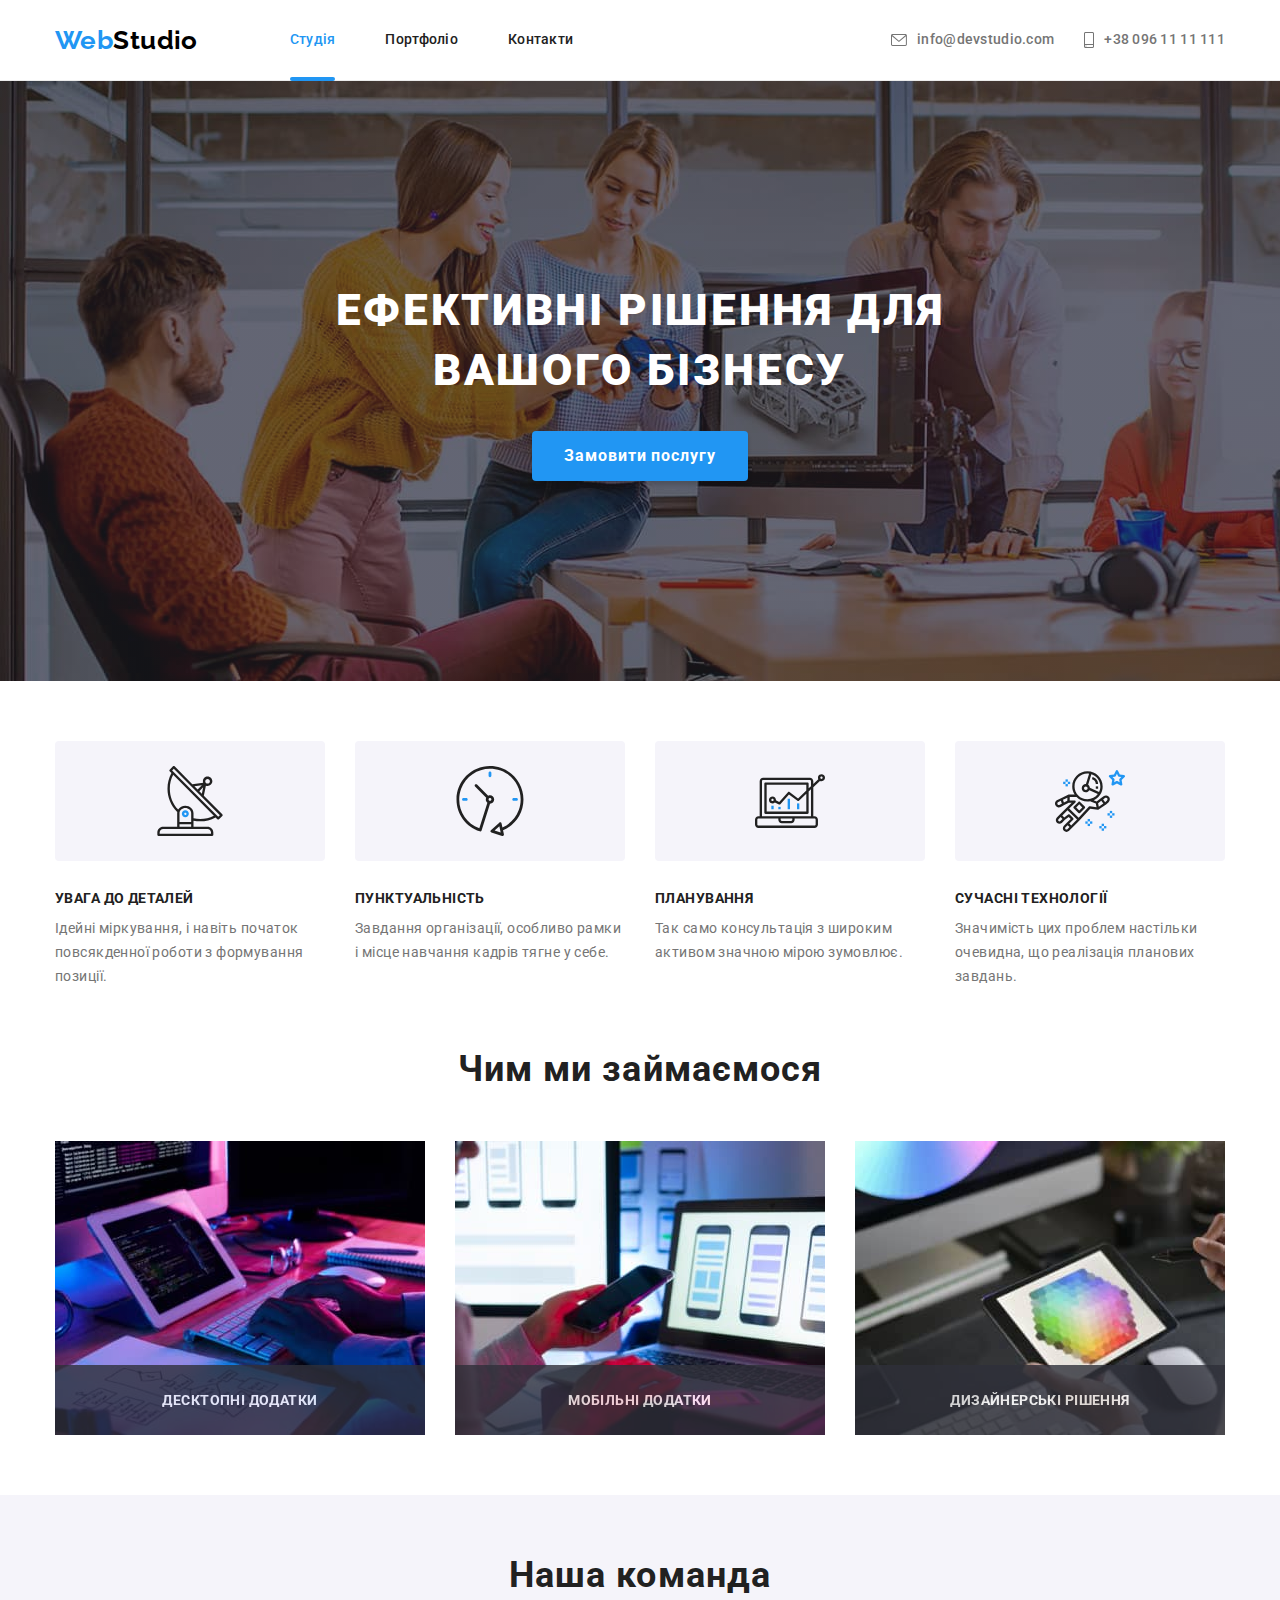
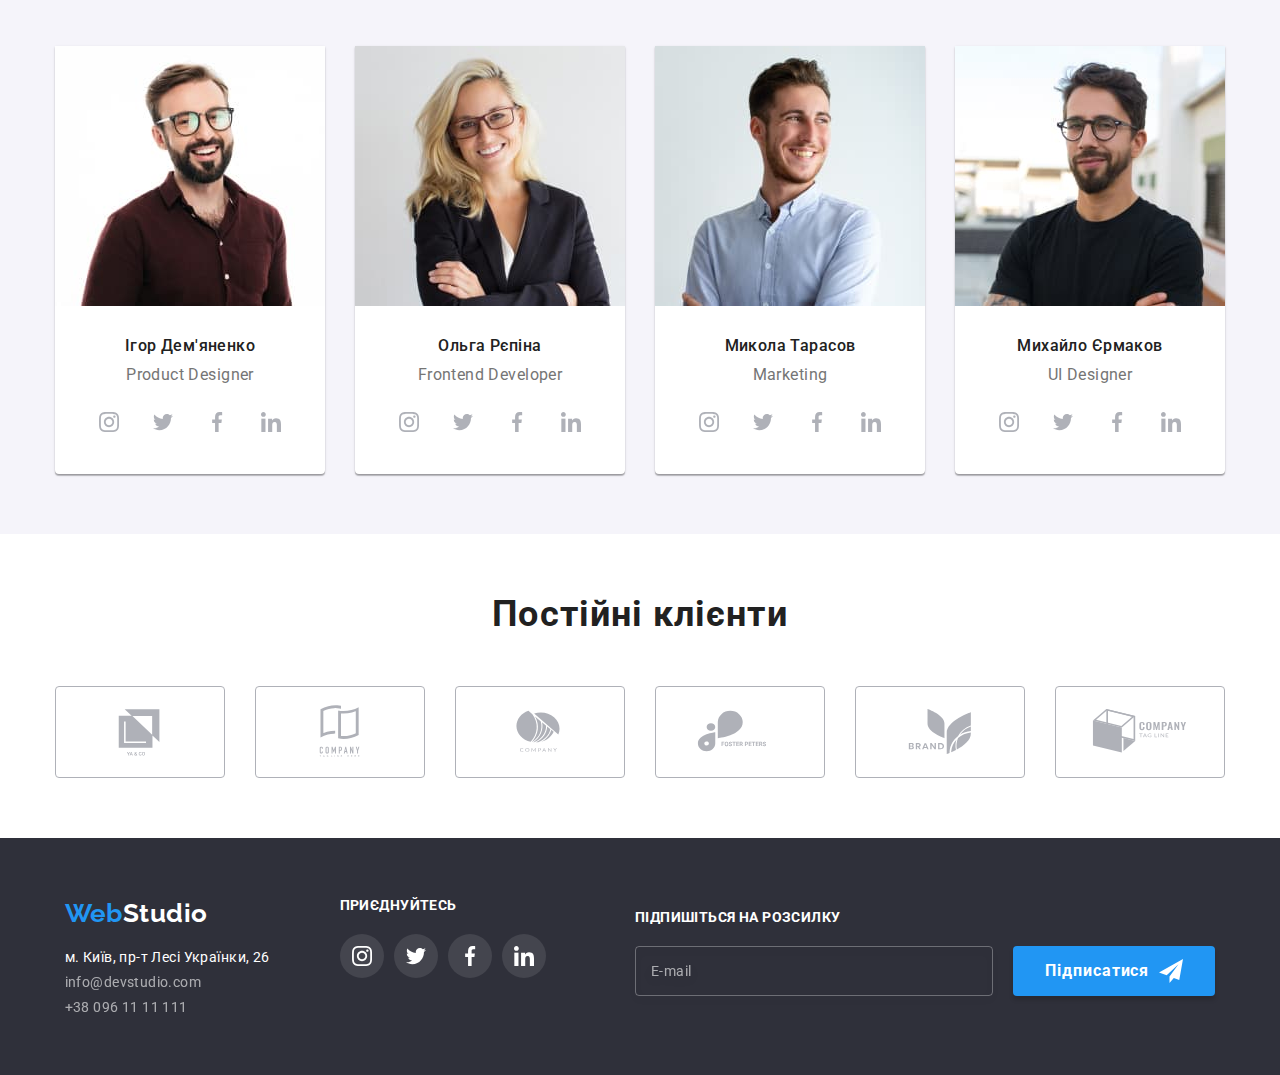
<file: index.html>
<!DOCTYPE html>
<html lang="uk">
<head>
    <meta charset="UTF-8">
    <meta http-equiv="X-UA-Compatible" content="IE=edge">
    <meta name="viewport" content="width=device-width, initial-scale=1.0">
    <title>WebStudio</title>
    <link rel="preconnect" href="https://fonts.googleapis.com">
    <link rel="preconnect" href="https://fonts.gstatic.com" crossorigin>
    <link href="https://fonts.googleapis.com/css2?family=Raleway:wght@700&family=Roboto:wght@400;500;700;900&display=swap" rel="stylesheet">
    <link rel="stylesheet" href="https://cdn.jsdelivr.net/npm/modern-normalize@1.1.0/modern-normalize.min.css">
    <link rel="stylesheet" href="./css/main.min.css">
</head>
<body>
    <!-- Header  -->
    <header class="page-header">
      <div class="container page-header__container">
        <nav class="page-header__navigation">
            <a class="logo logo_mod" href="./index.html">Web<span class="logo-header">Studio</span></a>
            
            <ul class="site-nav">
                <li class="site-nav__item"><a class="site-nav__link site-nav__link_current" href="./index.html">Студія</a></li>
                <li class="site-nav__item"><a class="site-nav__link" href="./portfolio.html">Портфоліо</a></li>
                <li class="site-nav__item"><a class="site-nav__link" href="">Контакти</a></li>
            </ul>
            </nav>
            <button class="open-menu-btn js-open-menu">
                <svg lang="en" aria-label="burger-icon" class="open-menu-btn_icon" width="40" height="40">
                    <use href="./images/sprite.svg#icon-burger"></use>
                </svg>
            </button>
            <ul class="contacts">
                <li class="contacts__item">
                    <a class="contacts__link" href="mailto:info@devstudio.com">
                        <svg lang="en" aria-label="envelope-icon" class="contacts__icon" width="16" height="12">
                            <use href="./images/sprite.svg#icon-envelope"></use>
                        </svg>info@devstudio.com</a></li>
                <li class="contacts__item">
                    <a class="contacts__link" href="tel:+380961111111">
                        <svg lang="en" aria-label="smartphone-icon" class="contacts__icon" width="10" height="16">
                            <use href="./images/sprite.svg#icon-smartphone"></use>
                        </svg>+38 096 11 11 111</a></li>
            </ul>
      </div>
      <div class="mobile-menu js-menu-container">
        <div class="container mobile-menu__container">
            <button type="button" class="mobile-menu__close-btn js-close-menu">
                <svg class="mobile-menu__close-icon">
                    <use href="./images/sprite.svg#icon-close"></use>
                </svg>
            </button>
                <div class="mobile-menu__box">
                    <ul class="mobile-menu__list">
                        <li class="mobile-menu__item">
                            <a href="./index.html" class="mobile-menu__link mobile-menu__link_current">Студія</a>
                        </li>
                        <li class="mobile-menu__item">
                            <a href="./portfolio.html" class="mobile-menu__link">Портфоліо</a>
                        </li>
                        <li class="mobile-menu__item">
                            <a href="" class="mobile-menu__link">Контакти</a>
                        </li>
                    </ul>
                    <div class="mobile-menu__aside">
                        <ul class="mobile-menu__contacts">
                            <li class="mobile-menu__contacts-item">
                                <a class="mobile-menu__contacts-link mobile-menu__contacts-link_tel" href="tel:+380961111111">
                                    +38 096 11 11 111</a>
                            </li>
                            <li class="mobile-menu__contacts-item">
                                <a class="mobile-menu__contacts-link mobile-menu__contacts-link_mail" href="mailto:info@devstudio.com">info@devstudio.com</a>
                            </li>
                        </ul>
                        <ul class="mobile-menu__social-list">
                            <li class="mobile-menu__social-list-item">
                                <a href="" class="mobile-menu__social-list-link">Instagram</a>
                            </li>
                            <li class="mobile-menu__social-list-item">
                                <a href="" class="mobile-menu__social-list-link">Twitter</a>
                            </li>
                            <li class="mobile-menu__social-list-item">
                                <a href="" class="mobile-menu__social-list-link">Facebook</a>
                            </li>
                            <li class="mobile-menu__social-list-item">
                                <a href="" class="mobile-menu__social-list-link">LinkedIn</a>
                            </li>
                        </ul>
                    </div>  
                </div>
        </div>
      </div>
    </header>
    <main>
        <!-- Hero -->
        <section class="section section-hero">
            <div class="container section-hero__box">
                <h1 class="hero">Ефективні рішення для вашого бізнесу</h1>
                <button class="button" type="button" data-modal-open>Замовити послугу</button>
            </div>
        </section>
        <!-- Особливості -->
        <section class="section features_section">
            <div class="container">
                <h2 class="title visually-hidden">Наші особливості</h2>
                <ul class="features-list">
                <li class="features-list__item">
                    <div class="features-list__aside">
                        <svg lang="en" aria-label="icon-antenna" class="features-list__icon">
                            <use href="./images/sprite.svg#icon-antenna"></use>
                        </svg>
                    </div>
                        <h3 class="subtitle subtitle_features">Увага до деталей</h3>
                        <p class="subtitle subtitle_features-text">Ідейні міркування, і навіть початок повсякденної роботи з формування позиції.</p>
                </li>
                <li class="features-list__item">
                    <div class="features-list__aside">
                        <svg lang="en" aria-label="icon-clock" class="features-list__icon">
                            <use href="./images/sprite.svg#icon-clock"></use>
                        </svg>
                    </div>
                        <h3 class="subtitle subtitle_features">Пунктуальність</h3>
                        <p class="subtitle subtitle_features-text">Завдання організації, особливо рамки і місце навчання кадрів тягне у себе.</p>
                </li>
                <li class="features-list__item">
                    <div class="features-list__aside">
                        <svg lang="en" aria-label="icon-diagram" class="features-list__icon">
                            <use href="./images/sprite.svg#icon-diagram"></use>
                        </svg>
                    </div>
                        <h3 class="subtitle subtitle_features">Планування</h3>
                        <p class="subtitle subtitle_features-text">Так само консультація з широким активом значною мірою зумовлює.</p>
                </li>
                <li class="features-list__item">
                    <div class="features-list__aside">
                        <svg lang="en" aria-label="icon-astronaut" class="features-list__icon">
                            <use href="./images/sprite.svg#icon-astronaut"></use>
                        </svg>
                    </div>
                        <h3 class="subtitle subtitle_features">Сучасні технології</h3>
                        <p class="subtitle subtitle_features-text">Значимість цих проблем настільки очевидна, що реалізація планових завдань.</p>
                </li>
            </ul>
            </div>
        </section>
        <!-- Чим ми займаємося -->
        <section class="section section_work">
            <div class="container">
                <h2 class="title">Чим ми займаємося</h2>
                <ul class="work-list">
                    <li class="work-list__item">
                    <div class="work-box">
                        <img class="work-box__img" src="./images/box-1.jpg" alt="лептоп" width="370" height="294">
                        <div class="work-box__overlay">
                            <p class="work-box__text">Десктопні додатки</p>
                        </div>
                    </div>  
                    </li>
                    <li class="work-list__item">
                        <div class="work-box">
                            <img class="work-box__img" src="./images/box-2.jpg" alt="смартфон" width="370" height="294">
                            <div class="work-box__overlay">
                                <p class="work-box__text">Мобільні додатки</p>
                            </div>
                        </div>
                    </li>
                    <li class="work-list__item">
                        <div class="work-box">
                            <img class="work-box__img" src="./images/box-3.jpg" alt="планшет" width="370" height="294">
                            <div class="work-box__overlay">
                                <p class="work-box__text">Дизайнерські рішення</p>
                            </div>
                        </div>
                    </li>
                </ul>
            </div>
        </section>
        <!-- Наша команда -->
        <section class="section team">
            <div class="container">
                <h2 class="title">Наша команда</h2>
            <ul class="team-list">
                <li class="team-list__cards">
                    <picture class="team-list__pic">
                        <source srcset="./images/desktop/card-1@1x.jpg 1x, ./images/desktop/card-1@2x.jpg 2x" media="(min-width: 1200px)">
                        <source srcset="./images/tablet/card-1@1x.jpg 1x, ./images/tablet/card-1@2x.jpg 2x" media="(min-width: 768px)">
                        <source srcset="./images/mobile/card-1@1x.jpg 1x, ./images/mobile/card-1@2x.jpg 2x" media="(max-width: 767px)">
                        
                        <img class="team-list__img" src="./images/card-1.jpg" alt="дизайнер">
                    </picture>
                    <div class="team-list__box">
                        <h3 class="team-list__member">Ігор Дем'яненко</h3>
                        <p class="team-list__position" lang="en">Product Designer</p>
                        <ul class="social-list">
                            <li class="social-list__item">
                                <a href="" class="social-list__link">
                                    <svg lang="en" aria-label="instagram-icon" class="social-list__icon">
                                        <use href="./images/sprite.svg#icon-instagram"></use>
                                    </svg>
                                </a>
                            </li>
                            <li class="social-list__item">
                                <a href="" class="social-list__link">
                                    <svg lang="en" aria-label="twitter-icon" class="social-list__icon">
                                        <use href="./images/sprite.svg#icon-twitter"></use>
                                    </svg>
                                </a>
                            </li>
                            <li class="social-list__item">
                                <a href="" class="social-list__link">
                                    <svg lang="en" aria-label="facebook-icon" class="social-list__icon">
                                        <use href="./images/sprite.svg#icon-facebook"></use>
                                    </svg>
                                </a>
                            </li>
                            <li class="social-list__item">
                                <a href="" class="social-list__link">
                                    <svg lang="en" aria-label="linkedin-icon" class="social-list__icon">
                                        <use href="./images/sprite.svg#icon-linkedin"></use>
                                    </svg>
                                </a>
                            </li>
                          </ul>
                    </div>
                </li>
                <li class="team-list__cards">
                    <picture class="team-list__pic">
                        <source srcset="./images/desktop/card-2@1x.jpg 1x, ./images/desktop/card-2@2x.jpg 2x" media="(min-width: 1200px)">
                        <source srcset="./images/tablet/card-2@1x.jpg 1x, ./images/tablet/card-2@2x.jpg 2x" media="(min-width: 768px)">
                        <source srcset="./images/mobile/card-2@1x.jpg 1x, ./images/mobile/card-2@2x.jpg 2x" media="(max-width: 767px)">
                        
                        <img class="team-list__img" src="./images/card-2.jpg" alt="розробник">
                    </picture>
                    <div class="team-list__box">
                        <h3 class="team-list__member">Ольга Рєпіна</h3>
                        <p class="team-list__position" lang="en">Frontend Developer</p>
                        <ul class="social-list">
                            <li class="social-list__item">
                                <a href="" class="social-list__link">
                                    <svg lang="en" aria-label="instagram-icon" class="social-list__icon">
                                        <use href="./images/sprite.svg#icon-instagram"></use>
                                    </svg>
                                </a>
                            </li>
                            <li class="social-list__item">
                                <a href="" class="social-list__link">
                                    <svg lang="en" aria-label="twitter-icon" class="social-list__icon">
                                        <use href="./images/sprite.svg#icon-twitter"></use>
                                    </svg>
                                </a>
                            </li>
                            <li class="social-list__item">
                                <a href="" class="social-list__link">
                                    <svg lang="en" aria-label="facebook-icon" class="social-list__icon">
                                        <use href="./images/sprite.svg#icon-facebook"></use>
                                    </svg>
                                </a>
                            </li>
                            <li class="social-list__item">
                                <a href="" class="social-list__link">
                                    <svg lang="en" aria-label="linkedin-icon" class="social-list__icon">
                                        <use href="./images/sprite.svg#icon-linkedin"></use>
                                    </svg>
                                </a>
                            </li>
                          </ul>
                    </div>
                </li>
                <li class="team-list__cards">
                    <picture class="team-list__pic">
                        <source srcset="./images/desktop/card-3@1x.jpg 1x, ./images/desktop/card-3@2x.jpg 2x" media="(min-width: 1200px)">
                        <source srcset="./images/tablet/card-3@1x.jpg 1x, ./images/tablet/card-3@2x.jpg 2x" media="(min-width: 768px)">
                        <source srcset="./images/mobile/card-3@1x.jpg 1x, ./images/mobile/card-3@2x.jpg 2x" media="(max-width: 767px)">
                        
                        <img class="team-list__img" src="./images/card-3.jpg" alt="менеджер">
                    </picture>
                    <div class="team-list__box">
                        <h3 class="team-list__member">Микола Тарасов</h3>
                        <p class="team-list__position" lang="en">Marketing</p>
                        <ul class="social-list">
                            <li class="social-list__item">
                                <a href="" class="social-list__link">
                                    <svg lang="en" aria-label="instagram-icon" class="social-list__icon">
                                        <use href="./images/sprite.svg#icon-instagram"></use>
                                    </svg>
                                </a>
                            </li>
                            <li class="social-list__item">
                                <a href="" class="social-list__link">
                                    <svg lang="en" aria-label="twitter-icon" class="social-list__icon">
                                        <use href="./images/sprite.svg#icon-twitter"></use>
                                    </svg>
                                </a>
                            </li>
                            <li class="social-list__item">
                                <a href="" class="social-list__link">
                                    <svg lang="en" aria-label="facebook-icon" class="social-list__icon">
                                        <use href="./images/sprite.svg#icon-facebook"></use>
                                    </svg>
                                </a>
                            </li>
                            <li class="social-list__item">
                                <a href="" class="social-list__link">
                                    <svg lang="en" aria-label="linkedin-icon" class="social-list__icon">
                                        <use href="./images/sprite.svg#icon-linkedin"></use>
                                    </svg>
                                </a>
                            </li>
                          </ul>
                    </div>
                </li>
                <li class="team-list__cards">
                    <picture class="team-list__pic">
                        <source srcset="./images/desktop/card-4@1x.jpg 1x, ./images/desktop/card-4@2x.jpg 2x" media="(min-width: 1200px)">
                        <source srcset="./images/tablet/card-4@1x.jpg 1x, ./images/tablet/card-4@2x.jpg 2x" media="(min-width: 768px)">
                        <source srcset="./images/mobile/card-4@1x.jpg 1x, ./images/mobile/card-4@2x.jpg 2x" media="(max-width: 767px)">
                        
                        <img class="team-list__img" src="./images/card-4.jpg" alt="UI-дизайнер">
                    </picture>
                    <div class="team-list__box">
                        <h3 class="team-list__member">Михайло Єрмаков</h3>
                        <p class="team-list__position" lang="en">UI Designer</p>
                        <ul class="social-list">
                            <li class="social-list__item">
                                <a href="" class="social-list__link">
                                    <svg lang="en" aria-label="instagram-icon" class="social-list__icon">
                                        <use href="./images/sprite.svg#icon-instagram"></use>
                                    </svg>
                                </a>
                            </li>
                            <li class="social-list__item">
                                <a href="" class="social-list__link">
                                    <svg lang="en" aria-label="twitter-icon" class="social-list__icon">
                                        <use href="./images/sprite.svg#icon-twitter"></use>
                                    </svg>
                                </a>
                            </li>
                            <li class="social-list__item">
                                <a href="" class="social-list__link">
                                    <svg lang="en" aria-label="facebook-icon" class="social-list__icon">
                                        <use href="./images/sprite.svg#icon-facebook"></use>
                                    </svg>
                                </a>
                            </li>
                            <li class="social-list__item">
                                <a href="" class="social-list__link">
                                    <svg lang="en" aria-label="linkedin-icon" class="social-list__icon">
                                        <use href="./images/sprite.svg#icon-linkedin"></use>
                                    </svg>
                                </a>
                            </li>
                          </ul>
                    </div>
                </li>
            </ul>
            </div>
        </section>
        <!-- Clients  -->
        <section class="section">
            <div class="container">
                <h2 class="title">Постійні клієнти</h2>
            <ul class="clients-list">
                <li class="clients-list__item">
                    <a class="clients-list__link" href="">
                        <svg lang="en" aria-label="client-icon" class="clients-list__icon">
                            <use href="./images/sprite.svg#icon-client-1"></use>
                        </svg>
                    </a>
                </li>
                <li class="clients-list__item">
                    <a class="clients-list__link" href="">
                        <svg lang="en" aria-label="client-icon" class="clients-list__icon">
                            <use href="./images/sprite.svg#icon-client-2"></use>
                        </svg>
                    </a>
                </li>
                <li class="clients-list__item">
                    <a class="clients-list__link" href="">
                        <svg lang="en" aria-label="client-icon" class="clients-list__icon">
                            <use href="./images/sprite.svg#icon-client-3"></use>
                        </svg>
                    </a>
                </li>
                <li class="clients-list__item">
                    <a class="clients-list__link" href="">
                        <svg lang="en" aria-label="client-icon" class="clients-list__icon">
                            <use href="./images/sprite.svg#icon-client-4"></use>
                        </svg>
                    </a>
                </li>
                <li class="clients-list__item">
                    <a class="clients-list__link" href="">
                        <svg lang="en" aria-label="client-icon" class="clients-list__icon">
                            <use href="./images/sprite.svg#icon-client-5"></use>
                        </svg>
                    </a>
                </li>
                <li class="clients-list__item">
                    <a class="clients-list__link" href="">
                        <svg lang="en" aria-label="client-icon" class="clients-list__icon">
                            <use href="./images/sprite.svg#icon-client-6"></use>
                        </svg>
                    </a>
                </li>
            </ul>
            </div>
        </section>
    </main>
    <!-- Футер -->
    <footer class="section section_footer">
        <div class="container footer-container">
            <div class="footer-container_tablet">
                <div class="footer-container_tablet-aside">
                    <a class="logo logo_footer" href="./index.html">Web<span class="logo-white">Studio</span></a>
            <address class="contacts-footer">
                <ul class="contacts-footer__list">
                    <li class="contacts-footer__item">
                        <a class="contacts-footer__link contacts-footer__link_address" href="https://goo.gl/maps/CPtrU1FHBa2aNyZL9" target="_blank" rel="noopener noreferrer nofollow">м. Київ, пр-т Лесі Українки, 26</a>
                    </li>
                    <li class="contacts-footer__item">
                        <a class="contacts-footer__link" href="mailto:info@devstudio.com">info@devstudio.com</a>
                    </li>
                    <li class="contacts-footer__item">
                        <a class="contacts-footer__link" href="tel:+380961111111">+38 096 11 11 111</a>
                    </li>
                </ul>         
            </address>
                </div>
            <div>
                <p class="subtitle subtitle_footer">Приєднуйтесь</p>
              <ul class="social-list">
                <li class="social-list__item">
                    <a href="" class="social-list__link social-list__link_footer">
                        <svg lang="en" aria-label="instagram-icon" class="social-list__icon">
                            <use href="./images/sprite.svg#icon-instagram"></use>
                        </svg>
                    </a>
                </li>
                <li class="social-list__item">
                    <a href="" class="social-list__link social-list__link_footer">
                        <svg lang="en" aria-label="twitter-icon" class="social-list__icon">
                            <use href="./images/sprite.svg#icon-twitter"></use>
                        </svg>
                    </a>
                </li>
                <li class="social-list__item">
                    <a href="" class="social-list__link social-list__link_footer">
                        <svg lang="en" aria-label="facebook-icon" class="social-list__icon">
                            <use href="./images/sprite.svg#icon-facebook"></use>
                        </svg>
                    </a>
                </li>
                <li class="social-list__item">
                    <a href="" class="social-list__link social-list__link_footer">
                        <svg lang="en" aria-label="linkedin-icon" class="social-list__icon">
                            <use href="./images/sprite.svg#icon-linkedin"></use>
                        </svg>
                    </a>
                </li>
              </ul>
            </div>
            </div>
        <div class="footer-form-box">
            <p class="subtitle subtitle_footer">Підпишіться на розсилку</p>
            <form class="footer-form footer-form_tab">
                <label class="footer-form__label">
                    <input type="text" class="footer-form__input" name="email" placeholder="E-mail" required>
                </label>
                <div class="footer-form__wrapper">
                    <button type="submit" class="button button_submit">Підписатися
                        <svg class="footer-form__icon">
                            <use class="footer-form__icon-send" href="./images/sprite.svg#icon-send"></use>
                        </svg>
                    </button>
                </div>
            </form>
        </div>
        </div>
    </footer>
    <!-- Модальне вікно -->
    <div class="backdrop is-hidden" data-modal>
        <div class="modal">
            <button class="modal__close-btn" data-modal-close>
                <svg class="modal__close-icon" width="18" height="18">
                    <use class="modal__close-pic" href="./images/sprite.svg#icon-close"></use>
                </svg>
            </button>
            <p class="modal__user-data">Залиште свої дані, ми вам передзвонимо</p>
            <form class="modal-form">
                        <label class="modal-form__title">
                            <span class="modal-form__title-desc">Ім'я</span>
                            <span class="modal-form__box">
                                <input class="modal-form__input" 
                                    type="text" name="user_name" 
                                    required 
                                    pattern="[a-zA-Zа-яА-ЯіІїЇ]+">
                                <svg class="modal-form__icon">
                                    <use href="./images/sprite.svg#icon_person"></use>
                                </svg>
                            </span>
                        </label>
                    <label class="modal-form__title">
                        <span class="modal-form__title-desc">Телефон</span>
                        <span class="modal-form__box">
                            <input class="modal-form__input" 
                                type="tel" name="user_tel" 
                                required 
                                pattern="[0-9]{3}-[0-9]{3}-[0-9]{2}-[0-9]{2}">
                            <svg class="modal-form__icon">
                                <use href="./images/sprite.svg#icon_phone"></use>
                            </svg>
                        </span>
                    </label>
                    <label class="modal-form__title">
                        <span class="modal-form__title-desc">Пошта</span>
                        <span class="modal-form__box">
                            <input class="modal-form__input" type="email" name="user_email" required>
                            <svg class="modal-form__icon">
                                <use href="./images/sprite.svg#icon_email"></use>
                            </svg>
                        </span>
                    </label>
                <label class="modal-form__comment-box">
                    <span class="modal-form__title-desc">Коментар</span>
                    <textarea name="user_comment" 
                    placeholder="Введіть текст" 
                    class="modal-form__comment"></textarea>
                </label>
                <label class="modal-form__checkbox">
                    <input class="modal-form__input-checkbox" type="checkbox" name="user_policy">
                    <svg class="modal-form__checkbox-icon">
                        <use class="modal-form__checkbox-pic" href="./images/sprite.svg#icon_check"></use>
                    </svg>
                    Погоджуюся з розсилкою та приймаю<a href="" class="modal-form__policy-link">Умови договору</a>
                </label>
                <div class="modal-form__btn-box">
                    <button type="submit" class="button button_submit-modal">Відправити</button>
                </div>
            </form>
        </div>
    </div>
    <script src="./js/mobile-menu.js"></script>
    <script src="./js/modal.js"></script> 
</body>
</html>
</file>
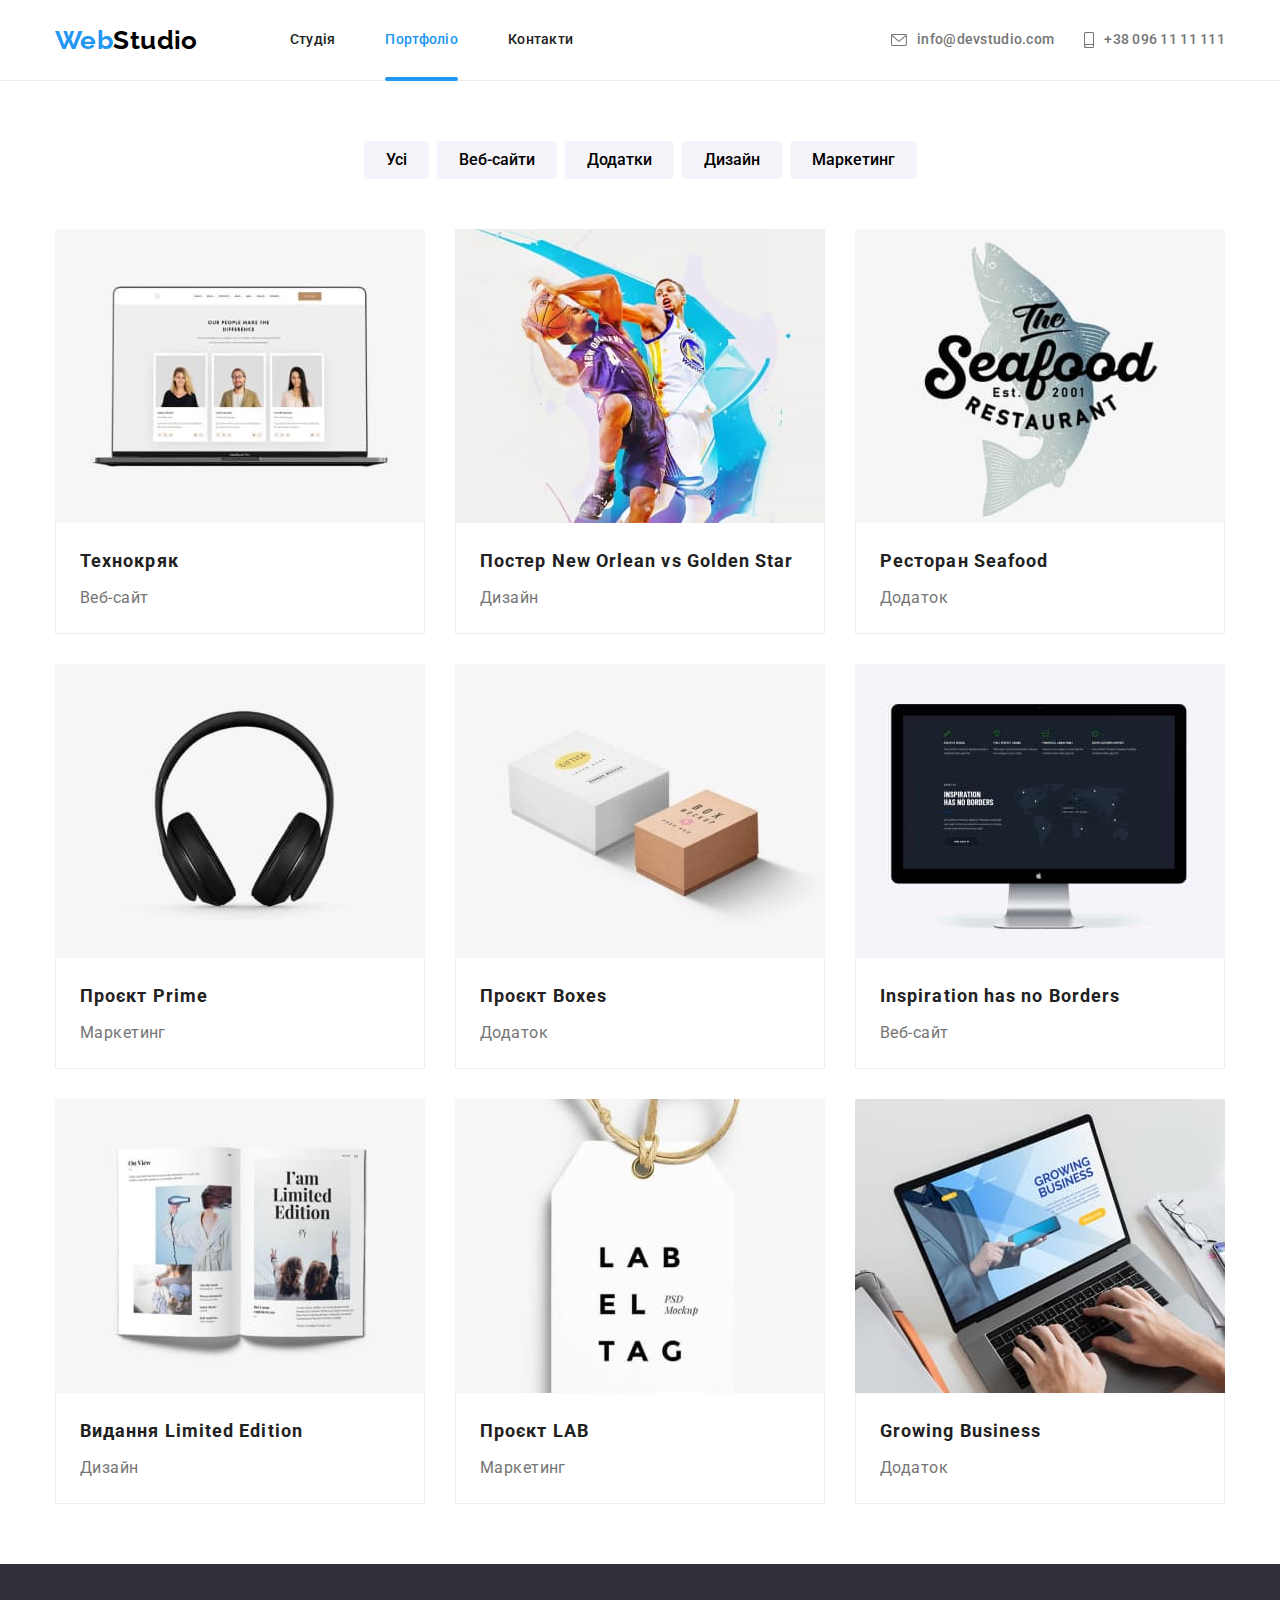
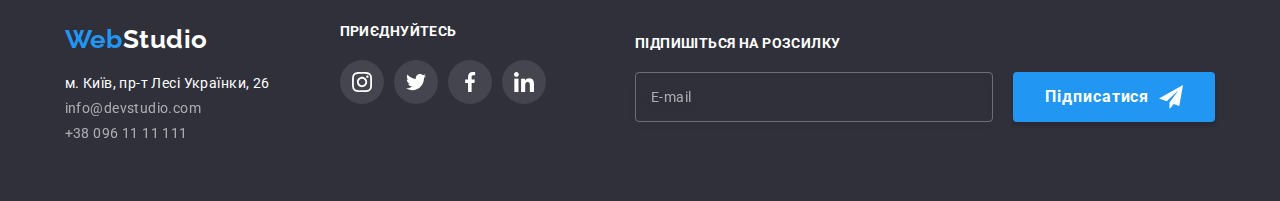
<file: portfolio.html>
<!DOCTYPE html>
<html lang="uk">
<head>
    <meta charset="UTF-8">
    <meta http-equiv="X-UA-Compatible" content="IE=edge">
    <meta name="viewport" content="width=device-width, initial-scale=1.0">
    <title>WebStudio</title>
    <link rel="preconnect" href="https://fonts.googleapis.com">
    <link rel="preconnect" href="https://fonts.gstatic.com" crossorigin>
    <link href="https://fonts.googleapis.com/css2?family=Raleway:wght@700&family=Roboto:wght@400;500;700;900&display=swap" rel="stylesheet">
    <link rel="stylesheet" href="https://cdn.jsdelivr.net/npm/modern-normalize@1.1.0/modern-normalize.min.css">
    <link rel="stylesheet" href="./css/main.min.css">
</head>
<body>
    <!-- Header  -->
    <header class="page-header">
        <div class="container page-header__container">
          <nav class="page-header__navigation">
              <a class="logo logo_mod" href="./index.html">Web<span class="logo-header">Studio</span></a>
              
              <ul class="site-nav">
                  <li class="site-nav__item"><a class="site-nav__link" href="./index.html">Студія</a></li>
                  <li class="site-nav__item"><a class="site-nav__link site-nav__link_current" href="./portfolio.html">Портфоліо</a></li>
                  <li class="site-nav__item"><a class="site-nav__link" href="">Контакти</a></li>
              </ul>
              </nav>
              <button class="open-menu-btn js-open-menu">
                  <svg lang="en" aria-label="burger-icon" class="open-menu-btn_icon" width="40" height="40">
                      <use href="./images/sprite.svg#icon-burger"></use>
                  </svg>
              </button>
              <ul class="contacts">
                  <li class="contacts__item">
                      <a class="contacts__link" href="mailto:info@devstudio.com">
                          <svg lang="en" aria-label="envelope-icon" class="contacts__icon" width="16" height="12">
                              <use href="./images/sprite.svg#icon-envelope"></use>
                          </svg>info@devstudio.com</a></li>
                  <li class="contacts__item">
                      <a class="contacts__link" href="tel:+380961111111">
                          <svg lang="en" aria-label="smartphone-icon" class="contacts__icon" width="10" height="16">
                              <use href="./images/sprite.svg#icon-smartphone"></use>
                          </svg>+38 096 11 11 111</a></li>
              </ul>
        </div>
        <div class="mobile-menu js-menu-container">
          <div class="container mobile-menu__container">
              <button type="button" class="mobile-menu__close-btn js-close-menu">
                  <svg class="mobile-menu__close-icon">
                      <use href="./images/sprite.svg#icon-close"></use>
                  </svg>
              </button>
                  <div class="mobile-menu__box">
                      <ul class="mobile-menu__list">
                          <li class="mobile-menu__item">
                              <a href="./index.html" class="mobile-menu__link">Студія</a>
                          </li>
                          <li class="mobile-menu__item">
                              <a href="./portfolio.html" class="mobile-menu__link mobile-menu__link_current">Портфоліо</a>
                          </li>
                          <li class="mobile-menu__item">
                              <a href="" class="mobile-menu__link">Контакти</a>
                          </li>
                      </ul>
                      <ul class="mobile-menu__contacts">
                          <li class="mobile-menu__contacts-item">
                              <a class="mobile-menu__contacts-link mobile-menu__contacts-link_tel" href="tel:+380961111111">
                                  +38 096 11 11 111</a>
                          </li>
                          <li class="mobile-menu__contacts-item">
                              <a class="mobile-menu__contacts-link mobile-menu__contacts-link_mail" href="mailto:info@devstudio.com">info@devstudio.com</a>
                          </li>
                      </ul>
                      <ul class="mobile-menu__social-list">
                          <li class="mobile-menu__social-list-item">
                              <a href="" class="mobile-menu__social-list-link">Instagram</a>
                          </li>
                          <li class="mobile-menu__social-list-item">
                              <a href="" class="mobile-menu__social-list-link">Twitter</a>
                          </li>
                          <li class="mobile-menu__social-list-item">
                              <a href="" class="mobile-menu__social-list-link">Facebook</a>
                          </li>
                          <li class="mobile-menu__social-list-item">
                              <a href="" class="mobile-menu__social-list-link">LinkedIn</a>
                          </li>
                      </ul>  
                  </div>
          </div>
        </div>
      </header>
    <main>   
        <!-- Портфоліо -->
        <section class="section">
            <div class="container">
                <h1 class="visually-hidden">Портфоліо</h1>
            <ul class="list-buttons">
                <li class="list-buttons__item"><button class="list-buttons__btn" type="button">Усі</button></li>
                <li class="list-buttons__item"><button class="list-buttons__btn" type="button">Веб-сайти</button></li>
                <li class="list-buttons__item"><button class="list-buttons__btn" type="button">Додатки</button></li>
                <li class="list-buttons__item"><button class="list-buttons__btn" type="button">Дизайн</button></li>
                <li class="list-buttons__item"><button class="list-buttons__btn" type="button">Маркетинг</button></li>
            </ul>
            <ul class="list-cards">
                <li class="list-cards__item">
                    <a class="list-cards__link" href="">
                    <div class="list-cards__overlay">
                        <picture class="list-cards__pic">
                            <source srcset="./images/desktop/project-1@1x.jpg 1x, ./images/desktop/project-1@2x.jpg 2x" media="(min-width: 1200px)">
                            <source srcset="./images/tablet/project-1@1x.jpg 1x, ./images/tablet/project-1@2x.jpg 2x" media="(min-width: 768px)">
                            <source srcset="./images/mobile/project-1@1x.jpg 1x, ./images/mobile/project-1@2x.jpg 2x" media="(max-width: 767px)">
                            
                            <img class="list-cards__img" src="./images/project-1.jpg" alt="компютер">
                        </picture>
                    <div class="list-cards__aside">
                        <p class="list-cards__aside-text">Ресурс пропонує комплексні пропозиції з різним рівнем функціоналу та сервісів. Все це дозволить відвідувачу отримати вичерпні відомості про компанію чи приватну особу.</p>
                    </div>
                    </div>
                    <div class="list-cards__box">
                        <h2 class="list-cards__title">Технокряк</h2>
                        <p class="list-cards__subtitle">Веб-сайт</p>
                    </div>
                    </a>
                </li>
                <li class="list-cards__item"><a class="list-cards__link" href="">
                    <div class="list-cards__overlay">
                        <picture class="list-cards__pic">
                            <source srcset="./images/desktop/project-2@1x.jpg 1x, ./images/desktop/project-2@2x.jpg 2x" media="(min-width: 1200px)">
                            <source srcset="./images/tablet/project-2@1x.jpg 1x, ./images/tablet/project-2@2x.jpg 2x" media="(min-width: 768px)">
                            <source srcset="./images/mobile/project-2@1x.jpg 1x, ./images/mobile/project-2@2x.jpg 2x" media="(max-width: 767px)">
                            
                            <img class="list-cards__img" src="./images/project-2.jpg" alt="Баскетболісти">
                        </picture>
                    <div class="list-cards__aside">
                        <p class="list-cards__aside-text">Ресурс пропонує комплексні пропозиції з різним рівнем функціоналу та сервісів. Все це дозволить відвідувачу отримати вичерпні відомості про компанію чи приватну особу.</p>
                    </div>
                    </div>
                    <div class="list-cards__box">
                        <h2 class="list-cards__title">Постер New Orlean vs Golden Star</h2>
                        <p class="list-cards__subtitle">Дизайн</p>
                    </div>
                </a>
                </li>
                <li class="list-cards__item"><a class="list-cards__link" href="">
                    <div class="list-cards__overlay">
                        <picture class="list-cards__pic">
                            <source srcset="./images/desktop/project-3@1x.jpg 1x, ./images/desktop/project-3@2x.jpg 2x" media="(min-width: 1200px)">
                            <source srcset="./images/tablet/project-3@1x.jpg 1x, ./images/tablet/project-3@2x.jpg 2x" media="(min-width: 768px)">
                            <source srcset="./images/mobile/project-3@1x.jpg 1x, ./images/mobile/project-3@2x.jpg 2x" media="(max-width: 767px)">
                            
                            <img class="list-cards__img" src="./images/project-3.jpg" alt="Логотип ресторану">
                        </picture>
                    <div class="list-cards__aside">
                        <p class="list-cards__aside-text">Ресурс пропонує комплексні пропозиції з різним рівнем функціоналу та сервісів. Все це дозволить відвідувачу отримати вичерпні відомості про компанію чи приватну особу.</p>
                    </div>
                    </div>
                    <div class="list-cards__box">
                        <h2 class="list-cards__title">Ресторан Seafood</h2>
                        <p class="list-cards__subtitle">Додаток</p>
                    </div>
                </a>
                </li>
                <li class="list-cards__item"><a class="list-cards__link" href="">
                    <div class="list-cards__overlay">
                        <picture class="list-cards__pic">
                            <source srcset="./images/desktop/project-4@1x.jpg 1x, ./images/desktop/project-4@2x.jpg 2x" media="(min-width: 1200px)">
                            <source srcset="./images/tablet/project-4@1x.jpg 1x, ./images/tablet/project-4@2x.jpg 2x" media="(min-width: 768px)">
                            <source srcset="./images/mobile/project-4@1x.jpg 1x, ./images/mobile/project-4@2x.jpg 2x" media="(max-width: 767px)">
                            
                            <img class="list-cards__img" src="./images/project-4.jpg" alt="Навушники">
                        </picture>
                    <div class="list-cards__aside">
                        <p class="list-cards__aside-text">Ресурс пропонує комплексні пропозиції з різним рівнем функціоналу та сервісів. Все це дозволить відвідувачу отримати вичерпні відомості про компанію чи приватну особу.</p>
                    </div>
                    </div>
                    <div class="list-cards__box">
                        <h2 class="list-cards__title">Проєкт Prime</h2>
                        <p class="list-cards__subtitle">Маркетинг</p>
                    </div>
                </a>
                </li>
                <li class="list-cards__item"><a class="list-cards__link" href="">
                    <div class="list-cards__overlay">
                        <picture class="list-cards__pic">
                            <source srcset="./images/desktop/project-5@1x.jpg 1x, ./images/desktop/project-5@2x.jpg 2x" media="(min-width: 1200px)">
                            <source srcset="./images/tablet/project-5@1x.jpg 1x, ./images/tablet/project-5@2x.jpg 2x" media="(min-width: 768px)">
                            <source srcset="./images/mobile/project-5@1x.jpg 1x, ./images/mobile/project-5@2x.jpg 2x" media="(max-width: 767px)">
                            
                            <img class="list-cards__img" src="./images/project-5.jpg" alt="Кубики">
                        </picture>
                    <div class="list-cards__aside">
                        <p class="list-cards__aside-text">Ресурс пропонує комплексні пропозиції з різним рівнем функціоналу та сервісів. Все це дозволить відвідувачу отримати вичерпні відомості про компанію чи приватну особу.</p>
                    </div>
                    </div>
                    <div class="list-cards__box">
                        <h2 class="list-cards__title">Проєкт Boxes</h2>
                        <p class="list-cards__subtitle">Додаток</p>
                    </div>
                </a>
                </li>
                <li class="list-cards__item"><a class="list-cards__link" href="">
                    <div class="list-cards__overlay">
                        <picture class="list-cards__pic">
                            <source srcset="./images/desktop/project-6@1x.jpg 1x, ./images/desktop/project-6@2x.jpg 2x" media="(min-width: 1200px)">
                            <source srcset="./images/tablet/project-6@1x.jpg 1x, ./images/tablet/project-6@2x.jpg 2x" media="(min-width: 768px)">
                            <source srcset="./images/mobile/project-6@1x.jpg 1x, ./images/mobile/project-6@2x.jpg 2x" media="(max-width: 767px)">
                            
                            <img class="list-cards__img" src="./images/project-6.jpg" alt="Монітор">
                        </picture>
                    <div class="list-cards__aside">
                        <p class="list-cards__aside-text">Ресурс пропонує комплексні пропозиції з різним рівнем функціоналу та сервісів. Все це дозволить відвідувачу отримати вичерпні відомості про компанію чи приватну особу.</p>
                    </div>
                    </div>
                    <div class="list-cards__box">
                        <h2 class="list-cards__title">Inspiration has no Borders</h2>
                        <p class="list-cards__subtitle">Веб-сайт</p>
                    </div>
                </a>
                </li>
                <li class="list-cards__item"><a class="list-cards__link" href="">
                    <div class="list-cards__overlay">
                        <picture class="list-cards__pic">
                            <source srcset="./images/desktop/project-7@1x.jpg 1x, ./images/desktop/project-7@2x.jpg 2x" media="(min-width: 1200px)">
                            <source srcset="./images/tablet/project-7@1x.jpg 1x, ./images/tablet/project-7@2x.jpg 2x" media="(min-width: 768px)">
                            <source srcset="./images/mobile/project-7@1x.jpg 1x, ./images/mobile/project-7@2x.jpg 2x" media="(max-width: 767px)">
                            
                            <img class="list-cards__img" src="./images/project-7.jpg" alt="Розгорнутий журнал">
                        </picture>
                    <div class="list-cards__aside">
                        <p class="list-cards__aside-text">Ресурс пропонує комплексні пропозиції з різним рівнем функціоналу та сервісів. Все це дозволить відвідувачу отримати вичерпні відомості про компанію чи приватну особу.</p>
                    </div>
                    </div>
                    <div class="list-cards__box">
                        <h2 class="list-cards__title">Видання Limited Edition</h2>
                        <p class="list-cards__subtitle">Дизайн</p>
                    </div>
                </a>
                </li>
                <li class="list-cards__item"><a class="list-cards__link" href="">
                    <div class="list-cards__overlay">
                        <picture class="list-cards__pic">
                            <source srcset="./images/desktop/project-8@1x.jpg 1x, ./images/desktop/project-8@2x.jpg 2x" media="(min-width: 1200px)">
                            <source srcset="./images/tablet/project-8@1x.jpg 1x, ./images/tablet/project-8@2x.jpg 2x" media="(min-width: 768px)">
                            <source srcset="./images/mobile/project-8@1x.jpg 1x, ./images/mobile/project-8@2x.jpg 2x" media="(max-width: 767px)">
                            
                            <img class="list-cards__img" src="./images/project-8.jpg" alt="Ярлик">
                        </picture>
                    <div class="list-cards__aside">
                        <p class="list-cards__aside-text">Ресурс пропонує комплексні пропозиції з різним рівнем функціоналу та сервісів. Все це дозволить відвідувачу отримати вичерпні відомості про компанію чи приватну особу.</p>
                    </div>
                    </div>
                    <div class="list-cards__box">
                        <h2 class="list-cards__title">Проєкт LAB</h2>
                        <p class="list-cards__subtitle">Маркетинг</p>
                    </div>
                </a>
                </li>
                <li class="list-cards__item"><a class="list-cards__link" href="">
                    <div class="list-cards__overlay">
                        <picture class="list-cards__pic">
                            <source srcset="./images/desktop/project-9@1x.jpg 1x, ./images/desktop/project-9@2x.jpg 2x" media="(min-width: 1200px)">
                            <source srcset="./images/tablet/project-9@1x.jpg 1x, ./images/tablet/project-9@2x.jpg 2x" media="(min-width: 768px)">
                            <source srcset="./images/mobile/project-9@1x.jpg 1x, ./images/mobile/project-9@2x.jpg 2x" media="(max-width: 767px)">
                            
                            <img class="list-cards__img" src="./images/project-9.jpg" alt="Лептоп">
                        </picture>
                    <div class="list-cards__aside">
                        <p class="list-cards__aside-text">Ресурс пропонує комплексні пропозиції з різним рівнем функціоналу та сервісів. Все це дозволить відвідувачу отримати вичерпні відомості про компанію чи приватну особу.</p>
                    </div>
                    </div>
                    <div class="list-cards__box">
                        <h2 class="list-cards__title">Growing Business</h2>
                        <p class="list-cards__subtitle">Додаток</p>
                    </div>
                </a>
                </li>
            </ul>
            </div>
        </section>
    </main>
    <!-- Футер -->
    <footer class="section section_footer">
        <div class="container footer-container">
            <div class="footer-container_tablet">
                <div class="footer-container_tablet-aside">
                    <a class="logo logo_footer" href="./index.html">Web<span class="logo-white">Studio</span></a>
            <address class="contacts-footer">
                <ul class="contacts-footer__list">
                    <li class="contacts-footer__item">
                        <a class="contacts-footer__link contacts-footer__link_address" href="https://goo.gl/maps/CPtrU1FHBa2aNyZL9" target="_blank" rel="noopener noreferrer nofollow">м. Київ, пр-т Лесі Українки, 26</a>
                    </li>
                    <li class="contacts-footer__item">
                        <a class="contacts-footer__link" href="mailto:info@devstudio.com">info@devstudio.com</a>
                    </li>
                    <li class="contacts-footer__item">
                        <a class="contacts-footer__link" href="tel:+380961111111">+38 096 11 11 111</a>
                    </li>
                </ul>         
            </address>
                </div>
            <div>
                <p class="subtitle subtitle_footer">Приєднуйтесь</p>
              <ul class="social-list">
                <li class="social-list__item">
                    <a href="" class="social-list__link social-list__link_footer">
                        <svg lang="en" aria-label="instagram-icon" class="social-list__icon">
                            <use href="./images/sprite.svg#icon-instagram"></use>
                        </svg>
                    </a>
                </li>
                <li class="social-list__item">
                    <a href="" class="social-list__link social-list__link_footer">
                        <svg lang="en" aria-label="twitter-icon" class="social-list__icon">
                            <use href="./images/sprite.svg#icon-twitter"></use>
                        </svg>
                    </a>
                </li>
                <li class="social-list__item">
                    <a href="" class="social-list__link social-list__link_footer">
                        <svg lang="en" aria-label="facebook-icon" class="social-list__icon">
                            <use href="./images/sprite.svg#icon-facebook"></use>
                        </svg>
                    </a>
                </li>
                <li class="social-list__item">
                    <a href="" class="social-list__link social-list__link_footer">
                        <svg lang="en" aria-label="linkedin-icon" class="social-list__icon">
                            <use href="./images/sprite.svg#icon-linkedin"></use>
                        </svg>
                    </a>
                </li>
              </ul>
            </div>
            </div>
        <div class="footer-form-box">
            <p class="subtitle subtitle_footer">Підпишіться на розсилку</p>
            <form class="footer-form footer-form_tab">
                <label class="footer-form__label">
                    <input type="text" class="footer-form__input" name="email" placeholder="E-mail" required>
                </label>
                <div class="footer-form__wrapper">
                    <button type="submit" class="button button_submit">Підписатися
                        <svg class="footer-form__icon">
                            <use class="footer-form__icon-send" href="./images/sprite.svg#icon-send"></use>
                        </svg>
                    </button>
                </div>
            </form>
        </div>
        </div>
    </footer>
    <script src="./js/mobile-menu.js"></script>
</body>
</html>
</file>
<file: css/main.min.css>
:root{--primary-color: #ffffff;--secondary-color: #2F303A;--accent-color: #2196F3;--accent-btn-color: #188CE8;--title-text-color: #212121;--text-color: #757575;--button-color: #F5F4FA;--logo-dark-color: #000000;--icon-color: #AFB1B8;--transition-dur-and-func: 250ms cubic-bezier(0.4, 0, 0.2, 1)}.visually-hidden{position:absolute;white-space:nowrap;width:1px;height:1px;overflow:hidden;border:0;padding:0;clip:rect(0 0 0 0);clip-path:inset(50%);margin:-1px}h1,h2,h3,h4,p{margin-top:0;margin-bottom:0}body{font-size:14px;font-family:"Roboto",sans-serif;letter-spacing:.03em;background-color:var(--primary-color);color:var(--text-color)}ul{list-style:none;margin-top:0;margin-bottom:0;padding-left:0}img{display:block}a{text-decoration:none}.container{padding-left:15px;padding-right:15px}@media screen and (min-width: 480px){.container{width:480px;margin-left:auto;margin-right:auto}}@media screen and (min-width: 768px){.container{width:768px}}@media screen and (min-width: 1200px){.container{width:1200px}}.section{padding-top:60px;padding-bottom:60px}@media screen and (min-width: 1200px){.section .section{padding-top:95px;padding-bottom:95px}}.backdrop{position:fixed;top:0;left:0;width:100%;height:100%;background-color:rgba(0,0,0,.2);z-index:100;overflow:scroll;opacity:1;visibility:visible;pointer-events:auto;transition:opacity 250ms cubic-bezier(0.4, 0, 0.2, 1),visibility 250ms cubic-bezier(0.4, 0, 0.2, 1)}.backdrop.is-hidden{opacity:0;visibility:hidden;pointer-events:none}.button{display:flex;align-items:center;text-align:center;padding:10px 32px;font-weight:700;font-size:16px;line-height:1.88;letter-spacing:.06em;cursor:pointer;background-color:var(--accent-color);color:var(--primary-color);border:none;box-shadow:0px 4px 4px rgba(0,0,0,.15);border-radius:4px;transition:background-color var(--transition-dur-and-func)}.button:hover,.button:focus{background-color:var(--accent-btn-color)}.button_submit{column-gap:10px}.button_submit-modal{width:200px;height:50px;padding:10px 52px}.logo{display:inline-block;font-style:normal;font-family:"Raleway";font-weight:700;font-size:26px;line-height:1.19;text-decoration:none;color:var(--accent-color)}.logo_mod{margin-right:93px}.logo_footer{display:block;margin-bottom:20px;text-align:center}.logo-header{color:var(--logo-dark-color)}.logo-white{color:var(--primary-color)}.modal-form{display:flex;flex-direction:column}.modal-form__title{display:block;margin-bottom:10px}.modal-form__title:focus,.modal-form__title:hover{border-color:var(--accent-color);outline:none;cursor:pointer}.modal-form__title-desc{display:block;margin-bottom:4px;font-family:"Roboto";font-style:normal;font-weight:400;font-size:12px;line-height:1.17;letter-spacing:.01em;color:var(--text-color)}.modal-form__box{position:relative;display:block}.modal-form__input{width:100%;height:40px;padding-left:42px;border:1px solid rgba(33,33,33,.2);border-radius:4px;transition:border-color var(--transition-dur-and-func)}.modal-form__input:focus{border-color:var(--accent-color);outline:none;cursor:pointer}.modal-form__icon{position:absolute;top:50%;left:12px;transform:translateY(-50%);display:block;width:18px;height:18px;fill:var(--title-text-color);transition:fill var(--transition-dur-and-func)}.modal-form__input:focus+.modal-form__icon{fill:var(--accent-color);outline:none}.modal-form__comment-box{display:block;margin-bottom:20px}.modal-form__comment{width:100%;height:120px;padding:12px 16px;border:1px solid rgba(33,33,33,.2);border-radius:4px;resize:none;transition:border-color var(--transition-dur-and-func)}.modal-form__comment:focus{border-color:var(--accent-color);outline:none;cursor:pointer}.modal-form__comment::placeholder{font-style:normal;font-weight:400;font-size:12px;line-height:14px;letter-spacing:.01em;color:rgba(117,117,117,.5)}.modal-form__checkbox{display:flex;justify-content:center;margin-bottom:30px}.modal-form__input-checkbox{position:absolute;appearance:none;font-size:12px}.modal-form__input-checkbox:checked+.modal-form__checkbox-icon .modal-form__checkbox-pic{display:block}.modal-form__checkbox-icon{width:16px;height:15px;margin-right:7px;border:2px solid var(--title-text-color);border-radius:3px;cursor:pointer}.modal-form__input-checkbox:checked+.modal-form__checkbox-icon{background-color:var(--accent-color);border:none}.modal-form__checkbox-pic{display:none}.modal-form__policy-link{text-decoration:underline;color:var(--accent-color);margin-left:10px}.modal-form__btn-box{display:flex;justify-content:center}.modal{position:absolute;top:30px;left:50%;transform:translateX(-50%);width:100vw;height:609px;padding:40px;background-color:var(--primary-color);box-shadow:0px 1px 3px rgba(0,0,0,.12),0px 1px 1px rgba(0,0,0,.14),0px 2px 1px rgba(0,0,0,.2);border-radius:4px}.modal__close-btn{position:absolute;top:8px;right:8px;display:flex;align-items:center;justify-content:center;width:30px;height:30px;border-radius:50%;background-color:rgba(0,0,0,0);border:1px solid rgba(0,0,0,.1);padding:0;cursor:pointer}.modal__close-btn:focus,.modal__close-btn:hover{fill:var(--accent-color)}.modal__user-data{font-family:"Roboto";font-style:normal;font-weight:700;font-size:20px;line-height:1.15;text-align:center;margin-bottom:12px;color:var(--title-text-color)}@media screen and (max-width: 479px){.modal{width:280px;height:550px}.modal-form__checkbox{margin-bottom:15px}.modal__user-data{font-size:16px}.modal-form__comment{height:80px}}@media screen and (min-width: 768px){.modal{width:450px;height:609px}}@media screen and (min-width: 1200px){.modal{width:528px;height:581px}}.mobile-menu{position:fixed;left:0;top:0;z-index:100;width:100%;height:100%;background-color:var(--primary-color);overflow:scroll;transform:translateX(100%);transition:transform var(--transition-dur-and-func)}.mobile-menu__container{position:relative;display:flex;height:100vh;padding-left:40px;padding-bottom:48px}.mobile-menu.is-open{transform:translateX(0)}.mobile-menu__close-btn{position:absolute;right:15px;top:10px;line-height:0;border:none;background-color:rgba(0,0,0,0);padding:0;cursor:pointer}.mobile-menu__close-btn:focus,.mobile-menu__close-btn:hover{fill:var(--accent-color)}.mobile-menu__close-icon{width:40px;height:40px}.mobile-menu__box{display:flex;flex-direction:column;padding-top:48px}.mobile-menu__list{display:flex;flex-direction:column;gap:32px;margin-bottom:auto}.mobile-menu__link{display:inline-block;font-family:"Roboto";font-style:normal;font-weight:500;letter-spacing:.02em;font-size:26px;line-height:1.175;color:var(--title-text-color)}.mobile-menu__link_current{color:var(--accent-color)}.mobile-menu__contacts{margin-bottom:64px}.mobile-menu__contacts-item{margin-bottom:32px}.mobile-menu__contacts-link_tel{font-family:"Roboto";font-style:normal;font-weight:500;letter-spacing:.02em;font-size:24px;line-height:.85;color:var(--accent-color)}.mobile-menu__contacts-link_mail{font-family:"Roboto";font-style:normal;font-weight:500;letter-spacing:.02em;font-size:24px;line-height:1.17;color:var(--text-color)}.mobile-menu__social-list{display:flex;gap:20px;flex-wrap:wrap}.mobile-menu__social-list-link{display:inline-block;font-family:"Roboto";font-style:normal;font-weight:500;letter-spacing:.02em;font-size:18px;line-height:.82;color:var(--accent-color)}.mobile-menu__social-list-item:not(:last-child)::after{content:"";margin-left:10px;border-right:2px solid rgba(33,33,33,.2);transform:rotate(90deg)}@media screen and (min-width: 480px){.mobile-menu__link{font-size:40px}.mobile-menu__contacts-link_tel{font-size:34px}}.site-nav{display:flex;align-items:center;column-gap:50px;font-weight:500;line-height:1.14;letter-spacing:.02em;color:var(--title-text-color)}.site-nav__link{display:inline-block;padding-top:32px;padding-bottom:32px;color:var(--title-text-color);transition:color var(--transition-dur-and-func)}.site-nav__link:hover,.site-nav__link:focus{color:var(--accent-color)}.site-nav__link_current{color:var(--accent-color);position:relative;transition:color var(--transition-dur-and-func)}.site-nav__link_current::after{display:block;position:absolute;left:0;bottom:-1px;width:100%;height:4px;background-color:var(--accent-color);border-radius:2px;content:""}.social-list{display:flex;align-items:center;justify-content:center;column-gap:10px}.social-list__link{display:flex;align-items:center;justify-content:center;width:44px;height:44px;border-radius:50%;color:var(--icon-color);transition:color var(--transition-dur-and-func),background-color var(--transition-dur-and-func)}.social-list__link:hover,.social-list__link:focus{background-color:var(--accent-color);color:var(--primary-color)}.social-list__icon{fill:currentColor;width:20px;height:20px}.social-list__link_footer{background-color:rgba(255,255,255,.1);color:var(--primary-color)}.title{font-family:"Roboto";font-style:normal;letter-spacing:.03em;margin-bottom:50px;font-weight:700;font-size:36px;line-height:1.16;text-align:center;color:var(--title-text-color)}.subtitle{font-family:"Roboto";font-style:normal;letter-spacing:.03em;font-size:14px;margin-bottom:20px;font-weight:700;line-height:1.14;text-transform:uppercase;color:var(--primary-color)}.subtitle_footer{text-align:center}.subtitle_features{margin-bottom:10px;color:var(--title-text-color)}.subtitle_features-text{margin-bottom:0;font-weight:400;line-height:1.71;color:var(--text-color);text-transform:none}.footer-form{display:flex;flex-direction:column;gap:20px}.footer-form__input::placeholder{color:rgba(255,255,255,.6)}.footer-form__input{display:flex;align-items:center;width:358px;height:50px;padding:15px;letter-spacing:.03em;filter:drop-shadow(0px 4px 4px rgba(0, 0, 0, 0.15));border:1px solid rgba(255,255,255,.3);border-radius:4px;background-color:rgba(0,0,0,0);color:rgba(255,255,255,.6)}.footer-form__wrapper{display:flex;justify-content:center;align-items:center}.footer-form__icon{width:24px;height:24px;fill:var(--primary-color)}@media screen and (max-width: 380px){.footer-form__input{width:100vw}}@media screen and (min-width: 768px)and (max-width: 1198px){.footer-form__input{width:450px}}@media screen and (min-width: 1200px){.footer-form{display:flex;flex-direction:row;gap:20px}.footer-form__input{width:358px}}.clients-list{display:flex;flex-direction:row;flex-wrap:wrap;gap:30px;justify-content:center}.clients-list__link{display:flex;align-items:center;justify-content:center;width:170px;height:92px;border:1px solid var(--icon-color);border-radius:4px;color:var(--icon-color);transition:color var(--transition-dur-and-func),border-color var(--transition-dur-and-func)}.clients-list__link:hover,.clients-list__link:focus{border-color:var(--accent-color);color:var(--accent-color)}.clients-list__icon{width:106px;height:60px;fill:currentColor}@media screen and (min-width: 768px){.clients-list__link{width:226px}}@media screen and (min-width: 1200px){.clients-list{display:flex;flex-direction:row;flex-wrap:wrap;gap:30px}.clients-list__link{width:170px}}.features-list{display:flex;flex-direction:column;column-gap:30px}.features-list__item{display:flex;flex-direction:column}.features-list__aside{display:flex;align-items:center;justify-content:center;margin-bottom:30px;width:100%;height:120px;background:var(--button-color);border-radius:4px;border:none}.features-list__icon{width:70px;height:70px}@media screen and (min-width: 768px){.features-list{display:flex;flex-direction:row;flex-wrap:wrap;gap:30px}.features-list__item{display:flex;flex-basis:calc((100% - 30px)/2)}}@media screen and (min-width: 1200px){.features-list{display:flex;flex-wrap:nowrap;column-gap:30px}.features-list__item{display:flex;flex-direction:column}.features-list__aside{width:270px;height:120px}}.section_footer{background-color:var(--secondary-color)}.contacts-footer{text-align:center}.contacts-footer__link{font-style:normal;color:var(--primary-color);opacity:.6;transition:color var(--transition-dur-and-func)}.contacts-footer__link:focus,.contacts-footer__link:hover{color:var(--accent-color)}.contacts-footer__link_address{opacity:1}.contacts-footer__item:not(:last-child){margin-bottom:9px}.footer-container{display:flex;flex-direction:column;gap:70px;align-items:center}.footer-container_tablet{display:flex;flex-direction:column;gap:60px}@media screen and (min-width: 768px)and (max-width: 1198px){.footer-container_tablet{flex-direction:row;gap:165px}}@media screen and (min-width: 1200px){.footer-container{flex-direction:row;gap:70px;justify-content:space-around;align-items:baseline}.footer-container_tablet{flex-direction:row;gap:70px}.subtitle_footer{text-align:left}.logo_footer{text-align:left}.contacts-footer__link{display:flex;align-items:flex-start}}@media screen and (max-width: 767px){.site-nav,.site-nav__link,.site-nav__link_current{display:none}.contacts{display:none}.open-menu-btn{line-height:0;border:none;background-color:rgba(0,0,0,0);padding:0}}.page-header{padding-top:16px;padding-bottom:16px;border-bottom:1px solid #ececec}.page-header__container{display:flex;align-items:center;justify-content:space-between}.page-header__navigation{display:flex;align-items:center}.contacts__link{display:flex;align-items:center;font-style:normal;font-weight:500;line-height:1.14;letter-spacing:.02em;color:var(--text-color);transition:color var(--transition-dur-and-func)}.contacts__link:hover,.contacts__link:focus{color:var(--accent-color)}.contacts__icon{margin-right:10px;fill:currentColor;transition:background-color var(--transition-dur-and-func)}.contacts__icon:hover,.contacts__icon:focus{color:var(--accent-color)}.contacts__item{display:flex;flex-direction:column}.contacts__item:not(:last-child){margin-bottom:10px}@media screen and (min-width: 768px){.site-nav{display:flex}.page-header{padding:0}.open-menu-btn{display:none}.mobile-menu{display:none}.logo_mod{margin-right:87px}}@media screen and (min-width: 1200px){.contacts{display:flex}.logo_mod{margin-right:92px}.contacts__item:not(:last-child){margin-bottom:0;margin-right:30px}.contacts__link{padding-top:32px;padding-bottom:32px}}.section-hero{min-height:400px;margin:auto;padding-top:118px;padding-bottom:118px;background-color:var(--secondary-color);background-image:linear-gradient(rgba(47, 48, 58, 0.4), rgba(47, 48, 58, 0.4)),url(../images/mobile/header@1x.jpg);background-repeat:no-repeat;background-size:cover}.section-hero__box{display:flex;align-items:center;flex-direction:column}.hero{margin-bottom:30px;font-weight:900;font-size:44px;line-height:1.36;text-align:center;letter-spacing:.06em;text-transform:uppercase;color:var(--primary-color)}@media screen and (max-width: 479px){.hero{font-size:24px}}@media screen and (min-device-pixel-ratio: 2)and (max-width: 767px),screen and (min-resolution: 192dpi)and (max-width: 767px),screen and (min-resolution: 2dppx)and (max-width: 767px){.section-hero{background-image:linear-gradient(rgba(47, 48, 58, 0.4), rgba(47, 48, 58, 0.4)),url(../images/mobile/header@2x.jpg)}}@media screen and (min-width: 768px){.section-hero{background-image:linear-gradient(rgba(47, 48, 58, 0.4), rgba(47, 48, 58, 0.4)),url(../images/tablet/header@1x.jpg)}}@media screen and (min-device-pixel-ratio: 2)and (min-width: 768px),screen and (min-resolution: 192dpi)and (min-width: 768px),screen and (min-resolution: 2dppx)and (min-width: 768px){.section-hero{background-image:linear-gradient(rgba(47, 48, 58, 0.4), rgba(47, 48, 58, 0.4)),url(../images/tablet/header@2x.jpg)}}@media screen and (min-width: 1200px){.section-hero{max-width:1600px;height:600px;padding-top:200px;padding-bottom:200px;background-image:linear-gradient(rgba(47, 48, 58, 0.4), rgba(47, 48, 58, 0.4)),url(../images/desktop/header@1x.jpg)}.section-hero__box{width:700px}}@media screen and (min-device-pixel-ratio: 2)and (min-width: 1200px),screen and (min-resolution: 192dpi)and (min-width: 1200px),screen and (min-resolution: 2dppx)and (min-width: 1200px){.section-hero{background-image:linear-gradient(rgba(47, 48, 58, 0.4), rgba(47, 48, 58, 0.4)),url(../images/desktop/header@2x.jpg)}}.list-buttons{display:flex;flex-wrap:wrap;justify-content:center;gap:8px;margin-bottom:50px}.list-buttons__btn{padding:6px 22px;font-family:inherit;font-style:normal;font-weight:500;font-size:16px;line-height:1.625;text-align:center;text-decoration-color:var(--title-text-color);background-color:var(--button-color);border-radius:4px;border:none;cursor:pointer;transition:background-color var(--transition-dur-and-func),box-shadow var(--transition-dur-and-func),color var(--transition-dur-and-func)}.list-buttons__btn:active,.list-buttons__btn:hover,.list-buttons__btn:focus{color:var(--primary-color);box-shadow:0px 3px 1px rgba(0,0,0,.1),0px 1px 2px rgba(0,0,0,.08),0px 2px 2px rgba(0,0,0,.12);background-color:var(--accent-color)}.list-cards{display:flex;flex-direction:column;flex-wrap:wrap;gap:30px}.list-cards__item{width:100%}.list-cards__link{display:flex;flex-direction:column;height:100%;color:var(--title-text-color);transition:box-shadow var(--transition-dur-and-func)}.list-cards__link:hover,.list-cards__link:focus{box-shadow:0px 1px 1px rgba(0,0,0,.12),0px 4px 4px rgba(0,0,0,.06),1px 4px 6px rgba(0,0,0,.16)}.list-cards__img{width:100%}.list-cards__overlay{position:relative;overflow:hidden}.list-cards__aside{position:absolute;top:0;left:0;width:100%;height:100%;padding:64px 24px;background-color:var(--accent-color);opacity:.9;transform:translateY(101%);transition:transform var(--transition-dur-and-func),background-color var(--transition-dur-and-func)}.list-cards__link:hover .list-cards__aside,.list-cards__link:focus .list-cards__aside{transform:translateY(0%)}.list-cards__aside-text{font-style:normal;font-size:18px;line-height:1.56;color:var(--primary-color)}.list-cards__box{flex-grow:1;padding:20px 24px;border:1px solid #eee;border-top:none}.list-cards__title{margin-bottom:4px;font-weight:700;font-size:18px;line-height:2;letter-spacing:.06em;color:var(--title-text-color)}.list-cards__subtitle{font-size:16px;line-height:1.875;color:var(--text-color)}@media screen and (min-width: 768px)and (max-width: 1198px){.list-cards{flex-direction:row}.list-cards__img{width:354px}.list-cards__item{width:354px}}@media screen and (min-width: 1200px){.list-cards{flex-direction:row;flex-wrap:wrap;gap:30px}.list-cards__img{width:370px}.list-cards__item{width:370px}}.team{background-color:var(--button-color)}.team-list{display:flex;flex-direction:column;gap:30px}.team-list__cards{width:100%;background-color:var(--primary-color);box-shadow:0px 1px 3px rgba(0,0,0,.12),0px 1px 1px rgba(0,0,0,.14),0px 2px 1px rgba(0,0,0,.2);border-radius:0px 0px 4px 4px}.team-list__img{width:100%}.team-list__box{padding:30px}.team-list__member{margin-bottom:10px;font-weight:500;font-size:16px;line-height:1.1875;text-align:center;color:var(--title-text-color)}.team-list__position{margin-bottom:16px;font-size:16px;line-height:1.1875;text-align:center}@media screen and (min-width: 768px)and (max-width: 1198px){.team-list{display:flex;flex-direction:row;flex-wrap:wrap;gap:30px}.team-list__cards{display:flex;flex-direction:column;flex-basis:calc((100% - 30px)/2)}}@media screen and (min-width: 1200px){.team-list{display:flex;flex-direction:row;gap:30px}}@media screen and (max-width: 1198px){.section_work{display:none}}@media screen and (min-width: 1200px){.section_work{padding-top:0}.work-list{display:flex;column-gap:30px}.work-box{position:relative;overflow:hidden}.work-box__overlay{display:flex;align-items:center;justify-content:center;position:absolute;left:0;bottom:0;width:370px;height:70px;background-color:var(--secondary-color);opacity:.8}.work-box__text{font-weight:700;line-height:16px;text-align:center;text-transform:uppercase;color:var(--primary-color)}.title{display:block}}/*# sourceMappingURL=main.min.css.map */
</file>
